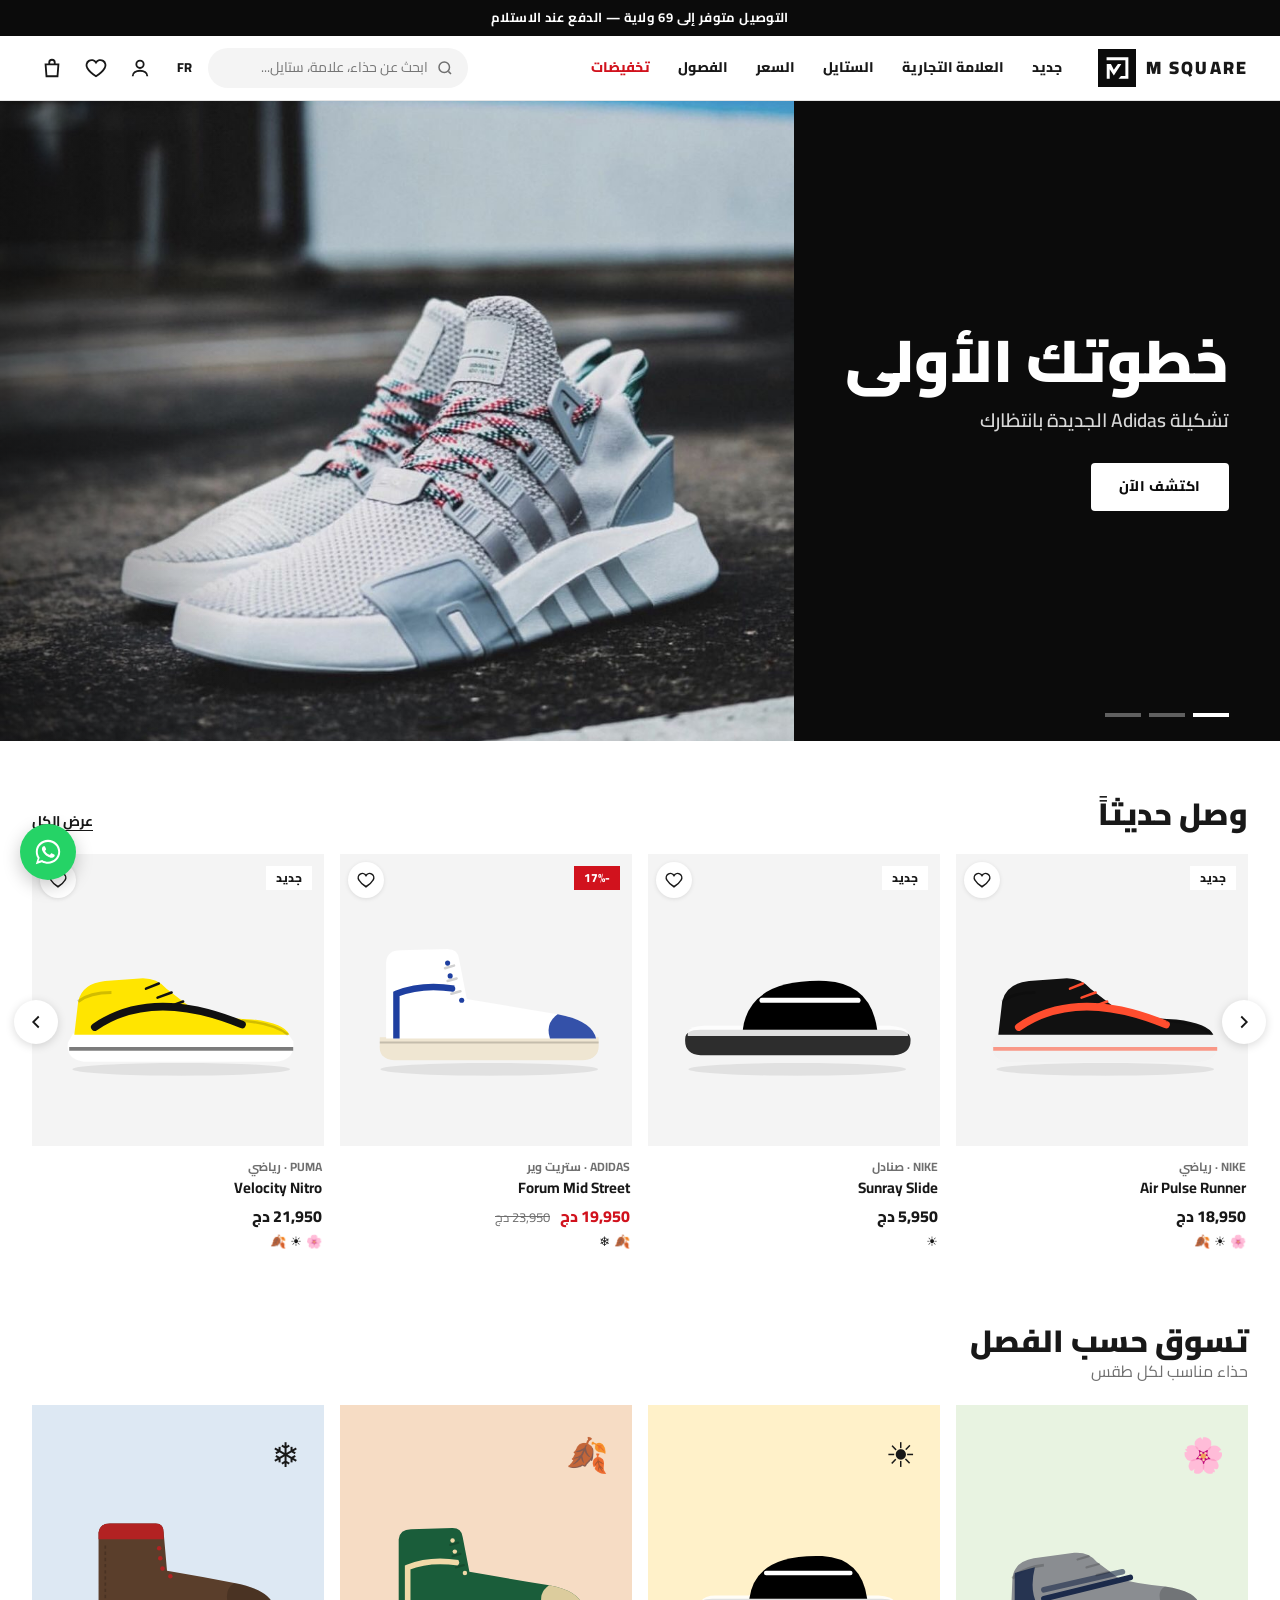
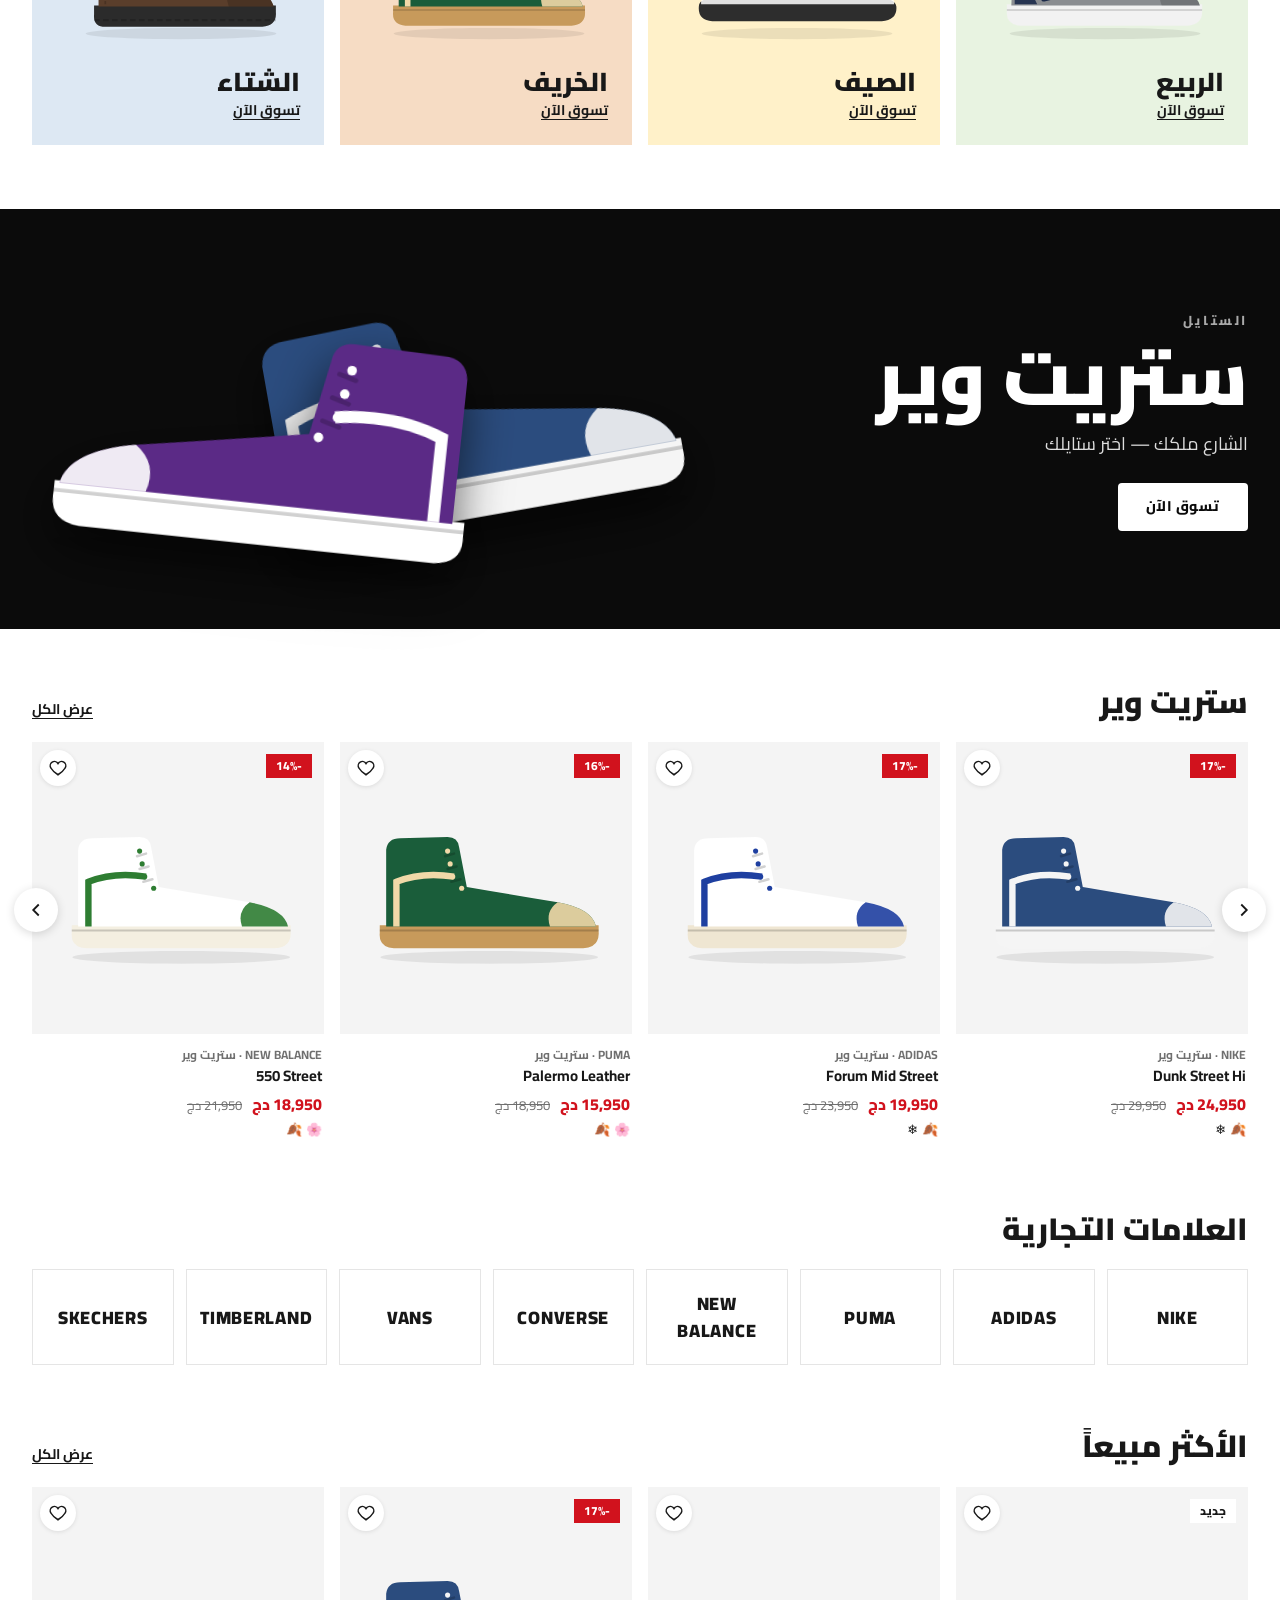
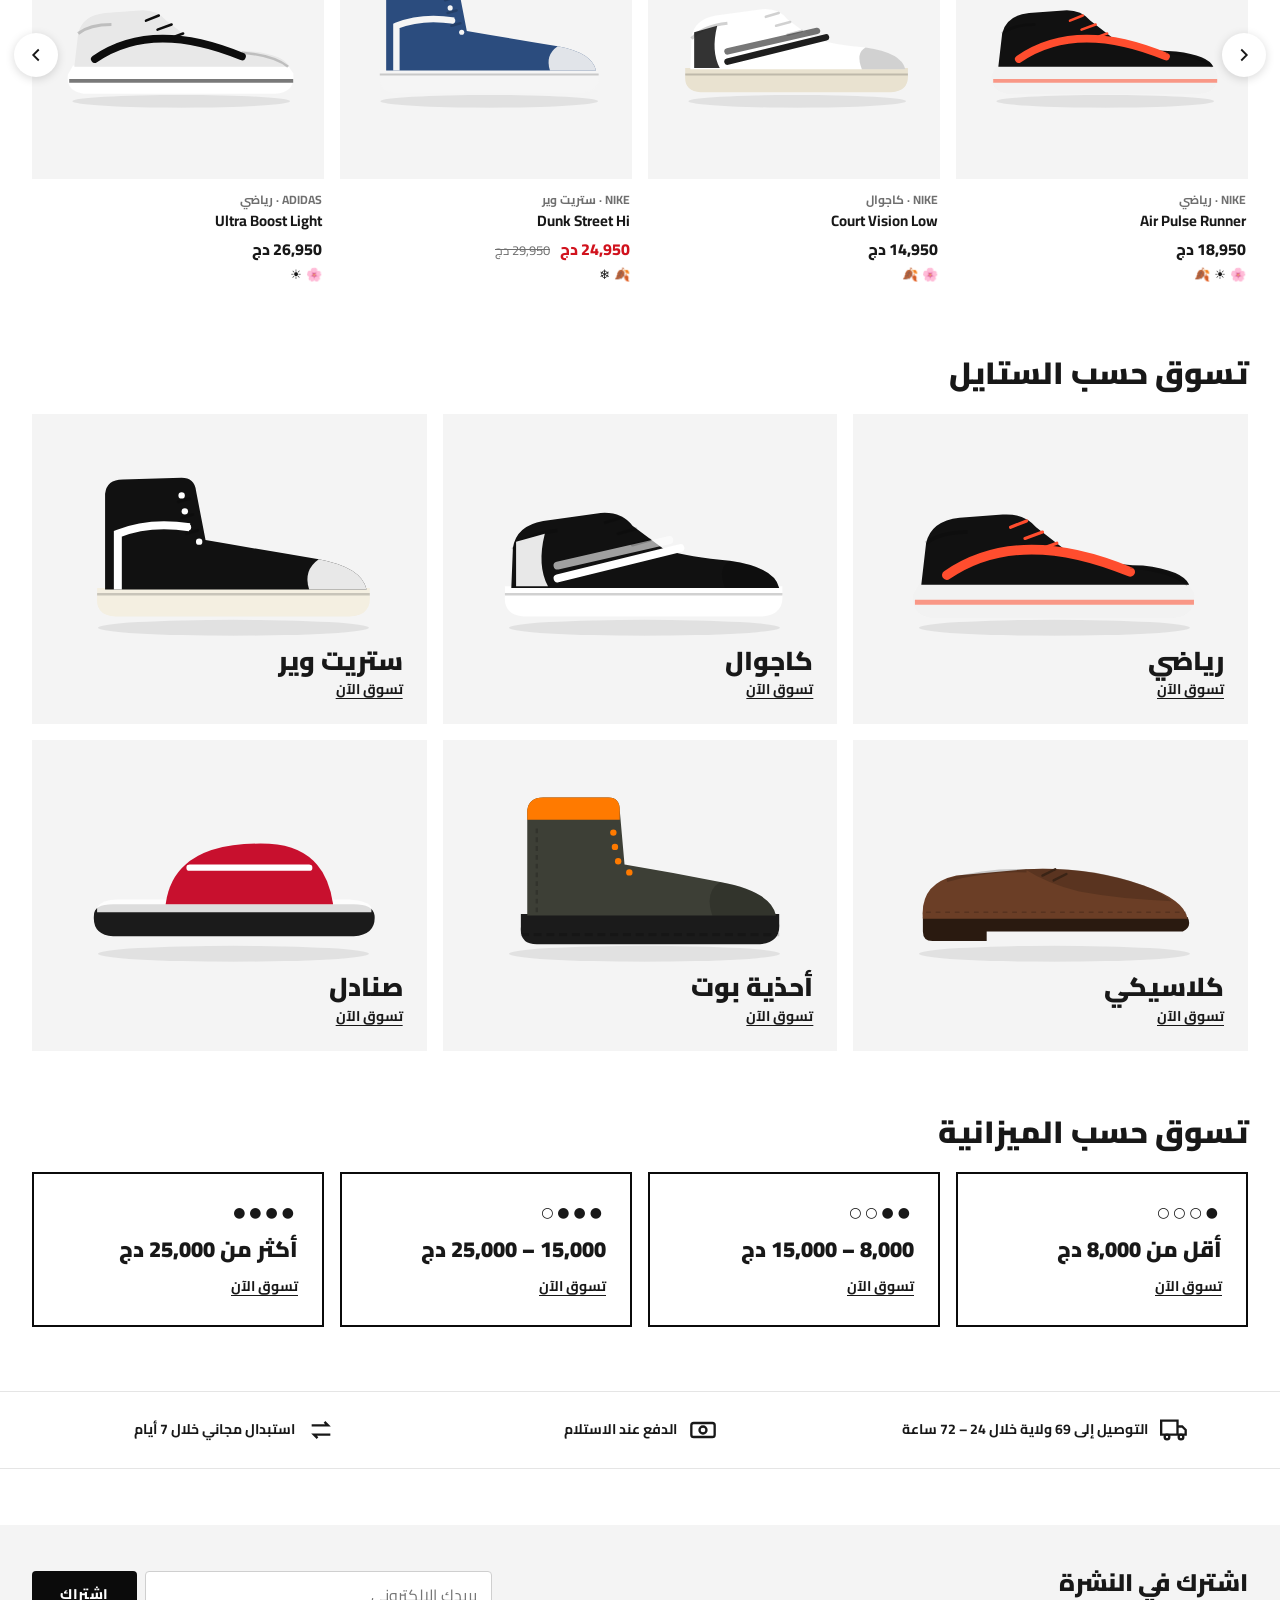
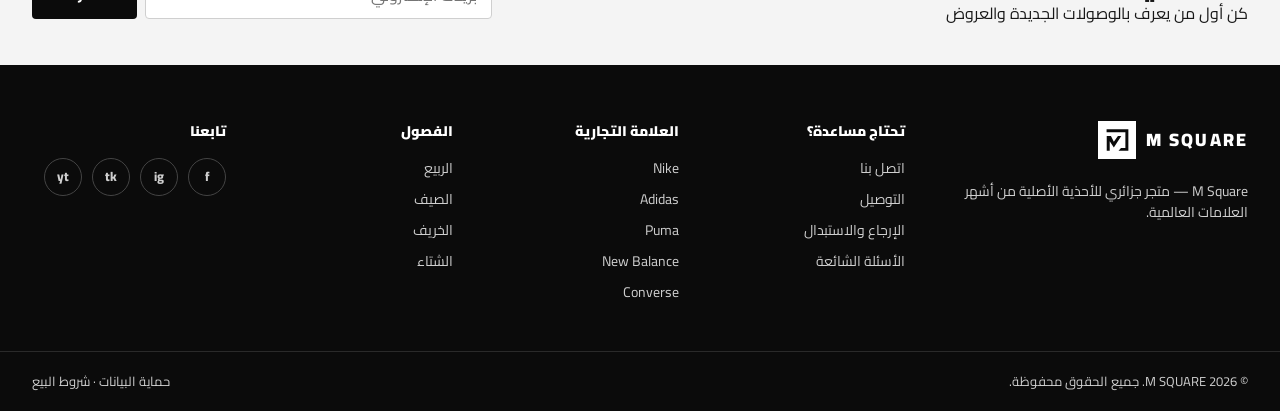
<file: index.html>
<!doctype html>
<html lang="ar" dir="rtl">
<head>
  <meta charset="utf-8">
  <meta name="viewport" content="width=device-width, initial-scale=1">
  <title>M SQUARE | متجر الأحذية</title>
  <meta name="description" content="M SQUARE — متجر جزائري للأحذية: تصفح حسب العلامة التجارية، الستايل، السعر والفصول. التوصيل إلى 69 ولاية.">
  <link rel="icon" href="assets/favicon.svg" type="image/svg+xml">
  <link rel="preconnect" href="https://fonts.googleapis.com">
  <link rel="preconnect" href="https://fonts.gstatic.com" crossorigin>
  <link href="https://fonts.googleapis.com/css2?family=Cairo:wght@400;600;700;800;900&display=swap" rel="stylesheet">
  <link rel="stylesheet" href="css/style.css">
</head>
<body>
  <div id="site-header"></div>
  <main id="home"></main>
  <div id="site-footer"></div>

  <script src="js/config.js"></script>
  <script src="js/data.js"></script>
  <script src="js/shoe.js"></script>
  <script src="js/app.js"></script>
  <script src="js/home.js"></script>
</body>
</html>
</file>
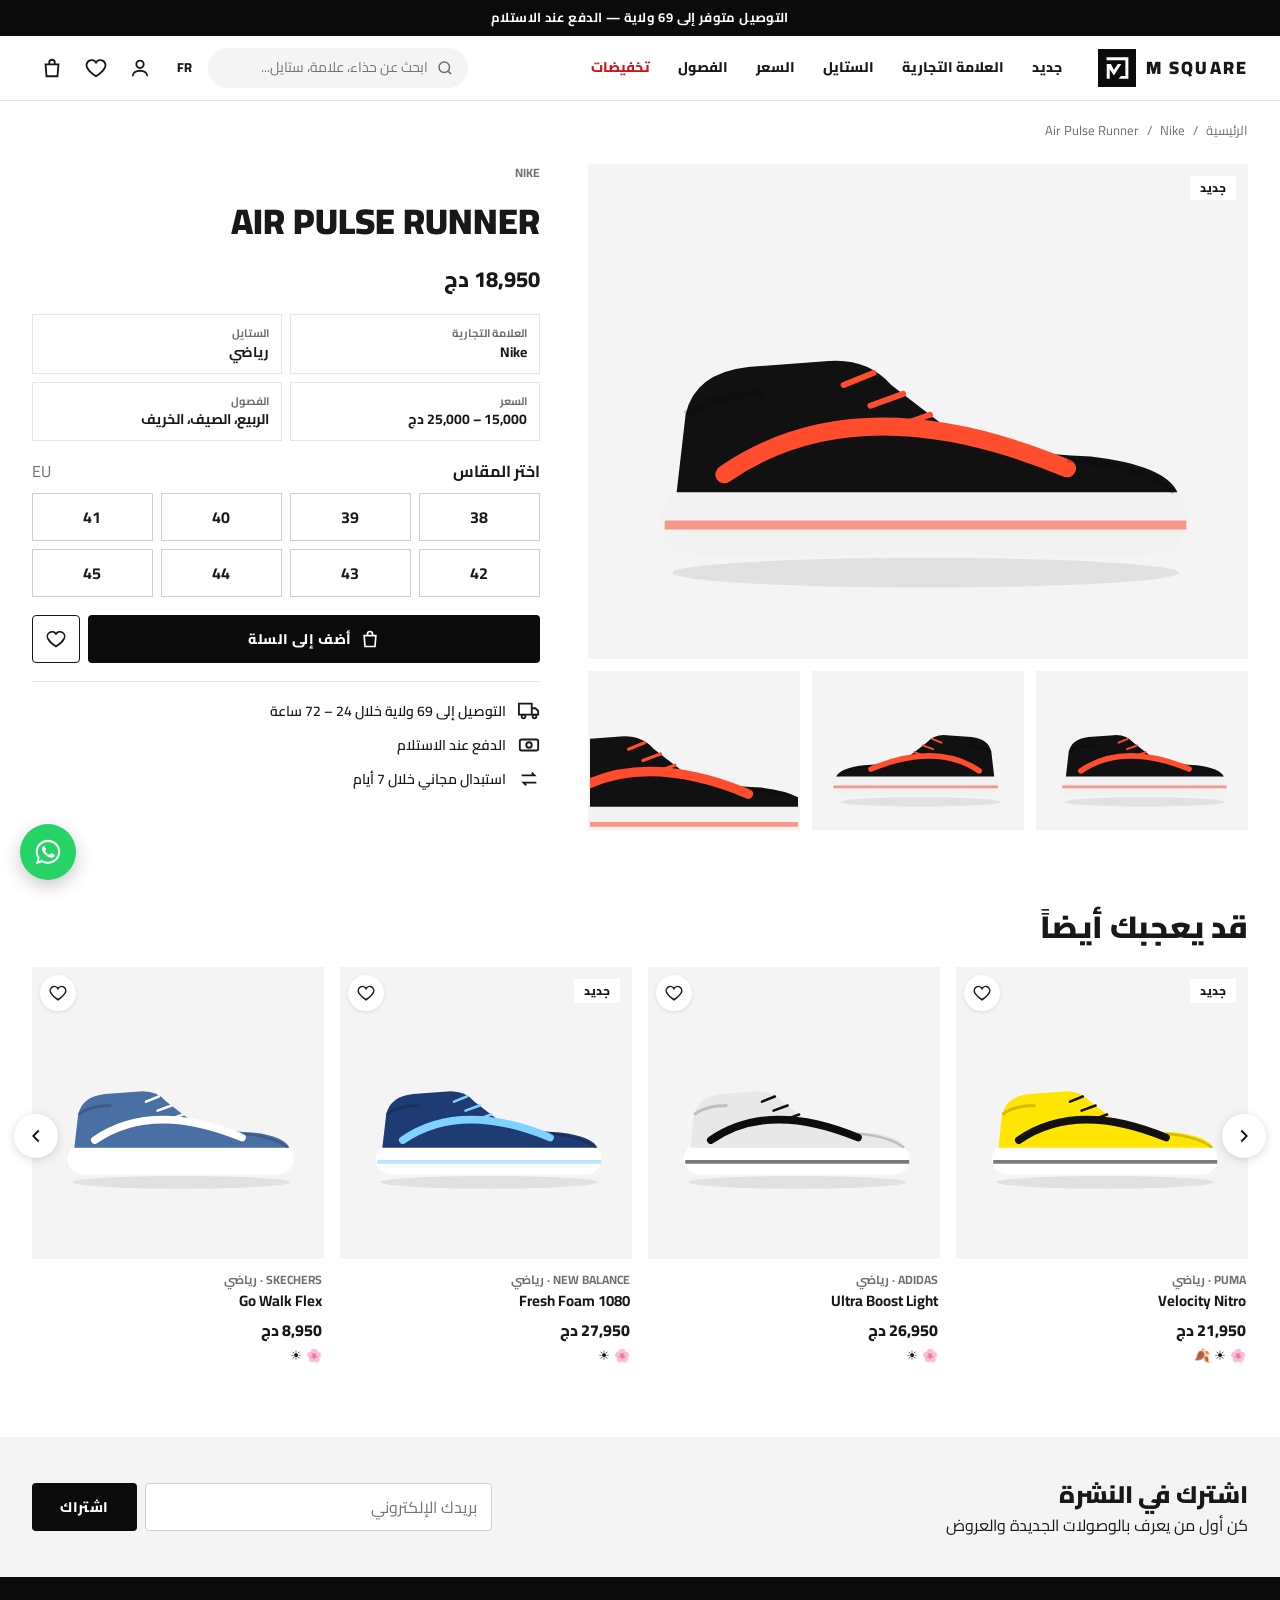
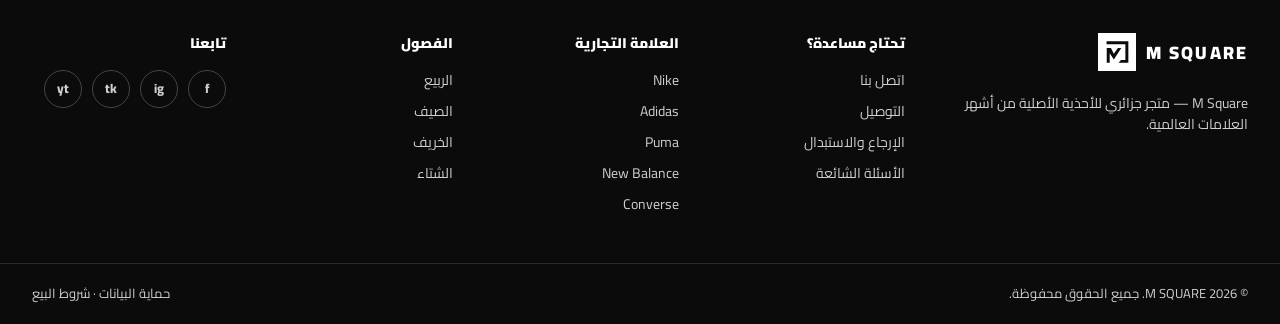
<file: product.html>
<!doctype html>
<html lang="ar" dir="rtl">
<head>
  <meta charset="utf-8">
  <meta name="viewport" content="width=device-width, initial-scale=1">
  <title>المنتج | M SQUARE</title>
  <meta name="description" content="M SQUARE — متجر جزائري للأحذية: تصفح حسب العلامة التجارية، الستايل، السعر والفصول. التوصيل إلى 69 ولاية.">
  <link rel="icon" href="assets/favicon.svg" type="image/svg+xml">
  <link rel="preconnect" href="https://fonts.googleapis.com">
  <link rel="preconnect" href="https://fonts.gstatic.com" crossorigin>
  <link href="https://fonts.googleapis.com/css2?family=Cairo:wght@400;600;700;800;900&display=swap" rel="stylesheet">
  <link rel="stylesheet" href="css/style.css">
</head>
<body>
  <div id="site-header"></div>
  <main id="product"></main>
  <div id="site-footer"></div>

  <script src="js/config.js"></script>
  <script src="js/data.js"></script>
  <script src="js/shoe.js"></script>
  <script src="js/app.js"></script>
  <script src="js/product.js"></script>
</body>
</html>
</file>
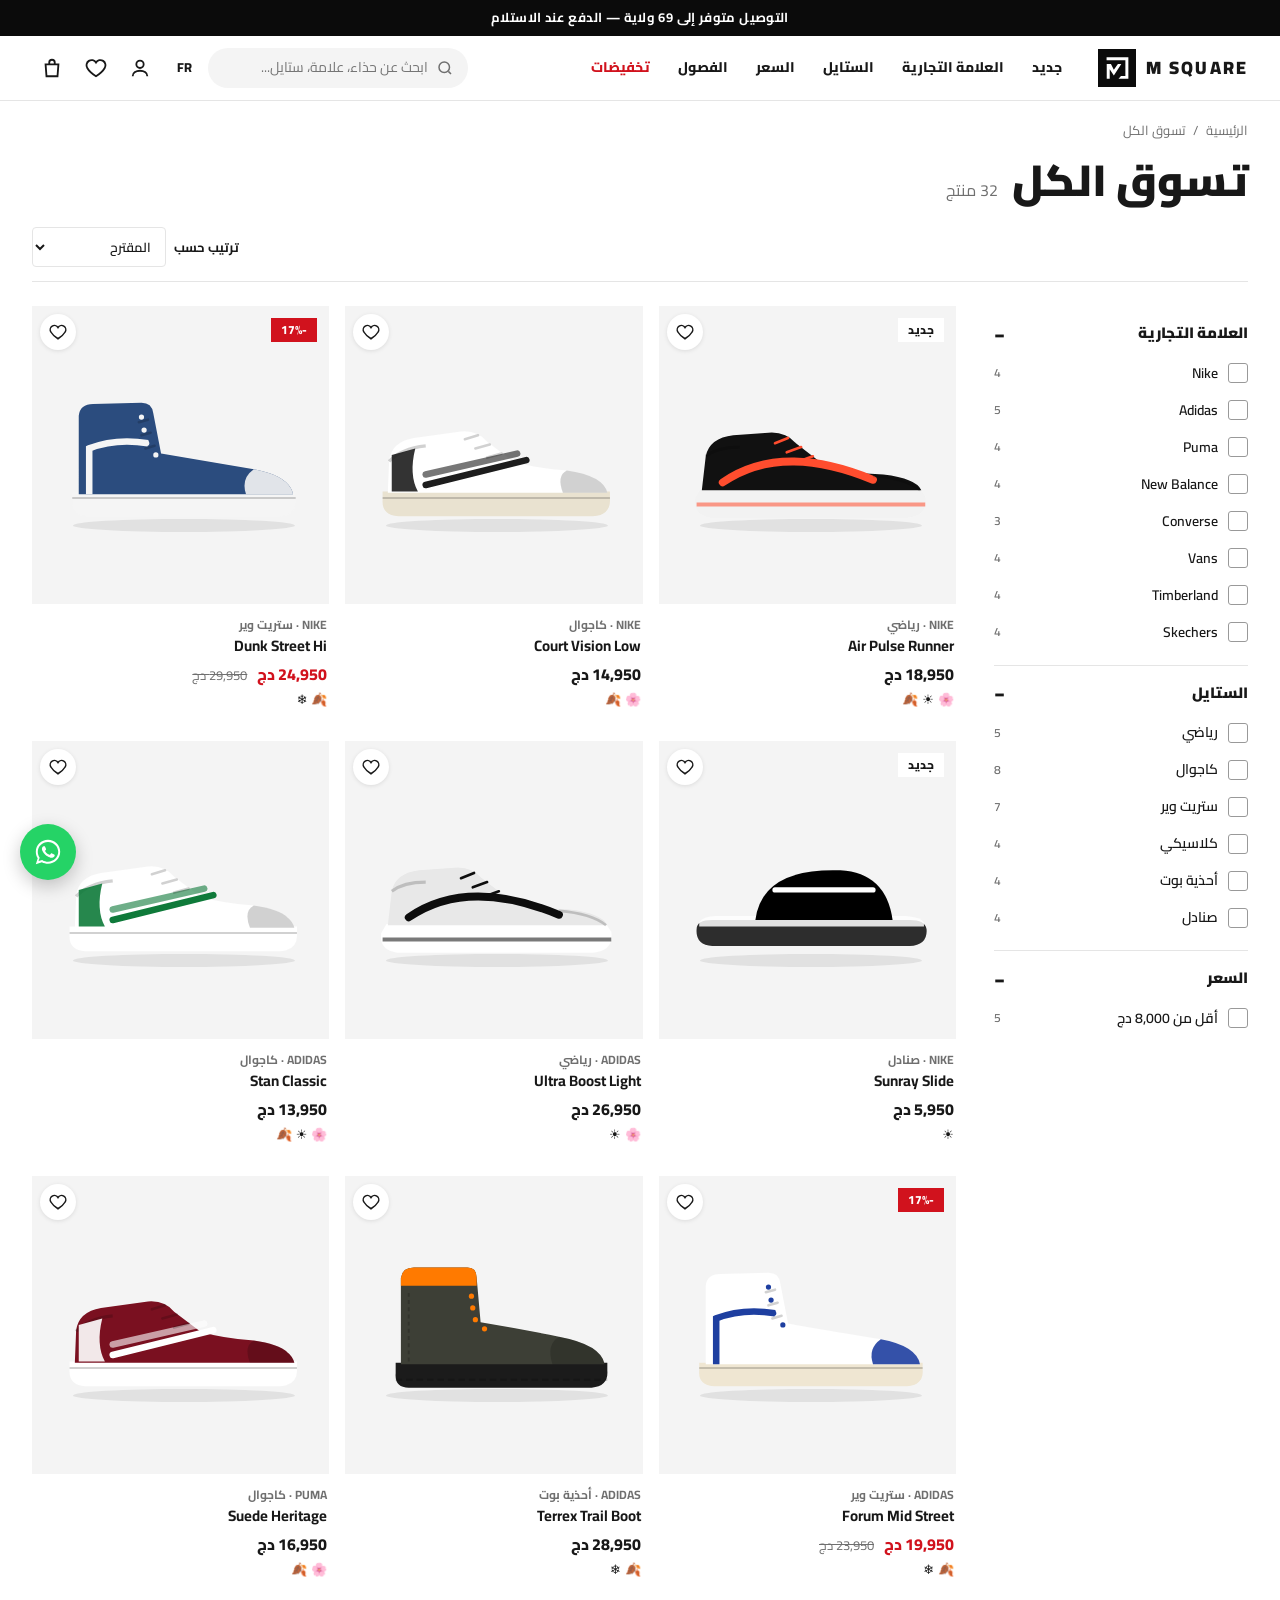
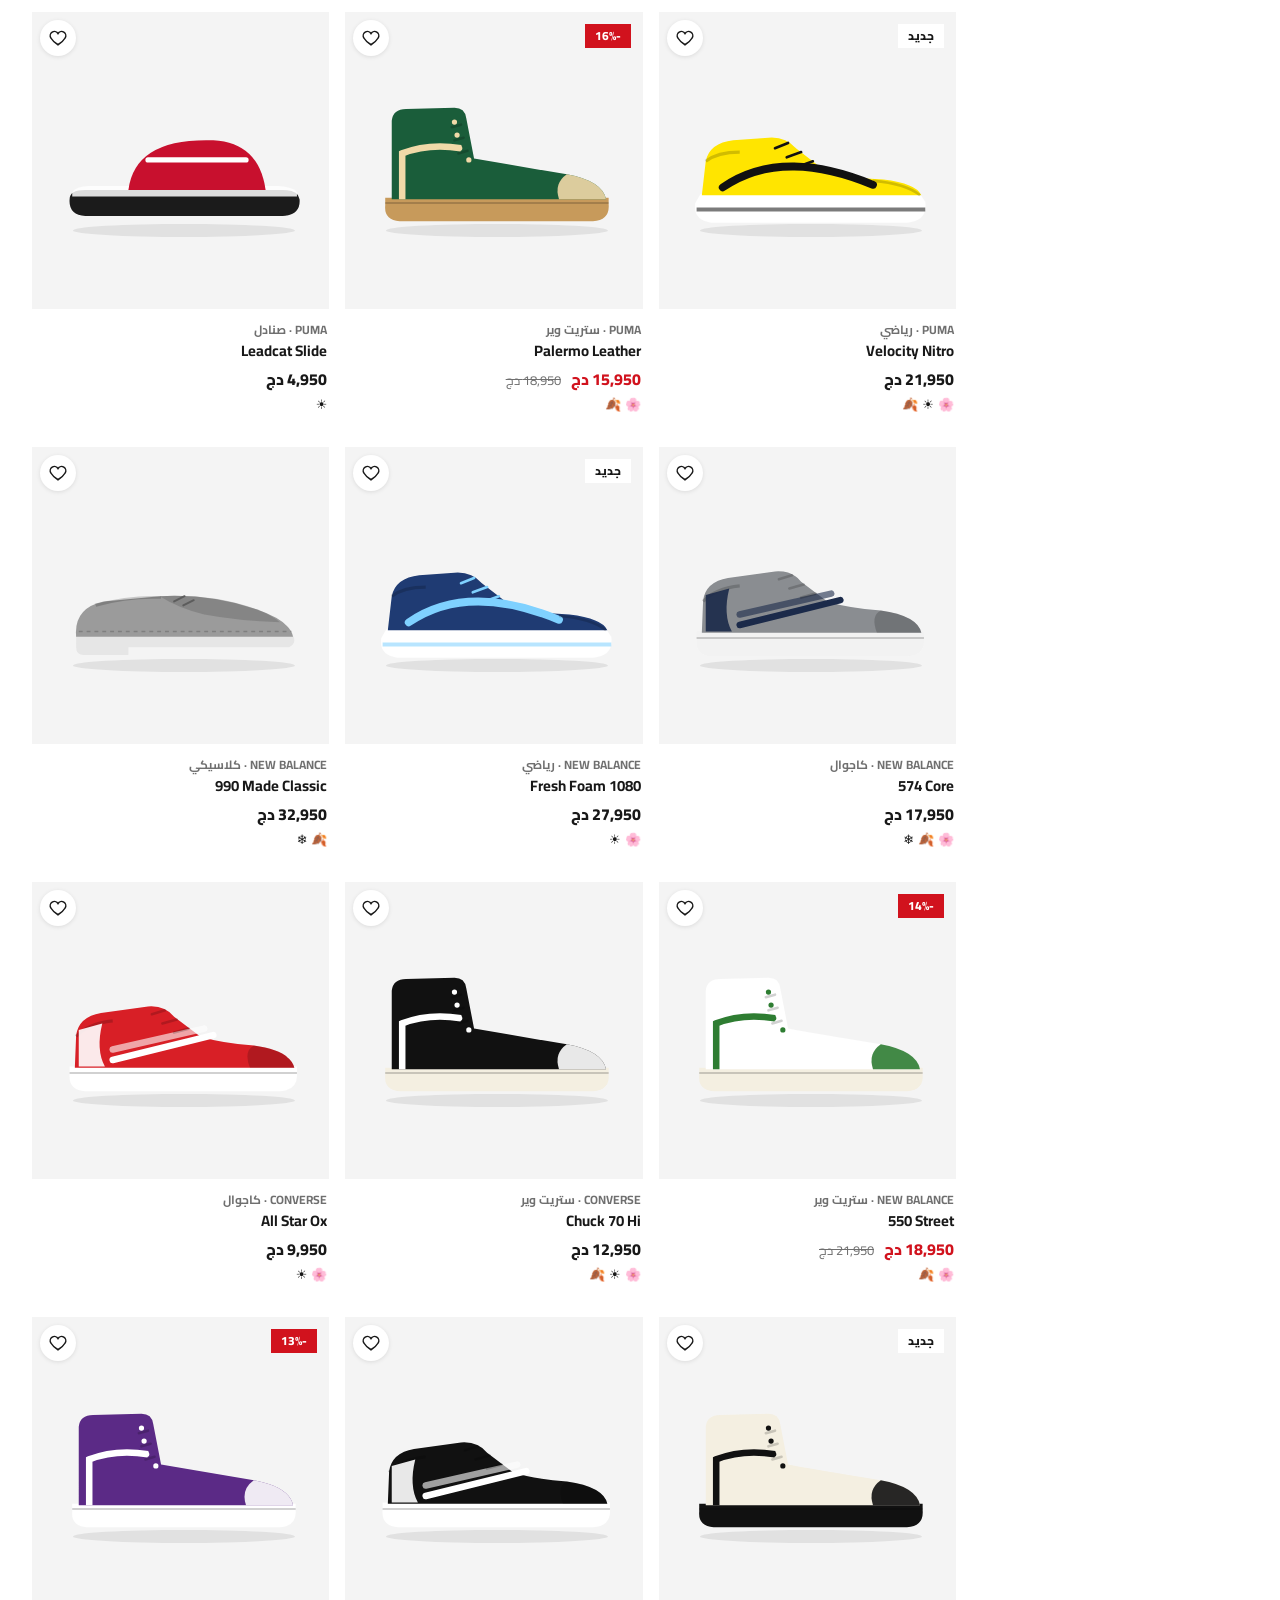
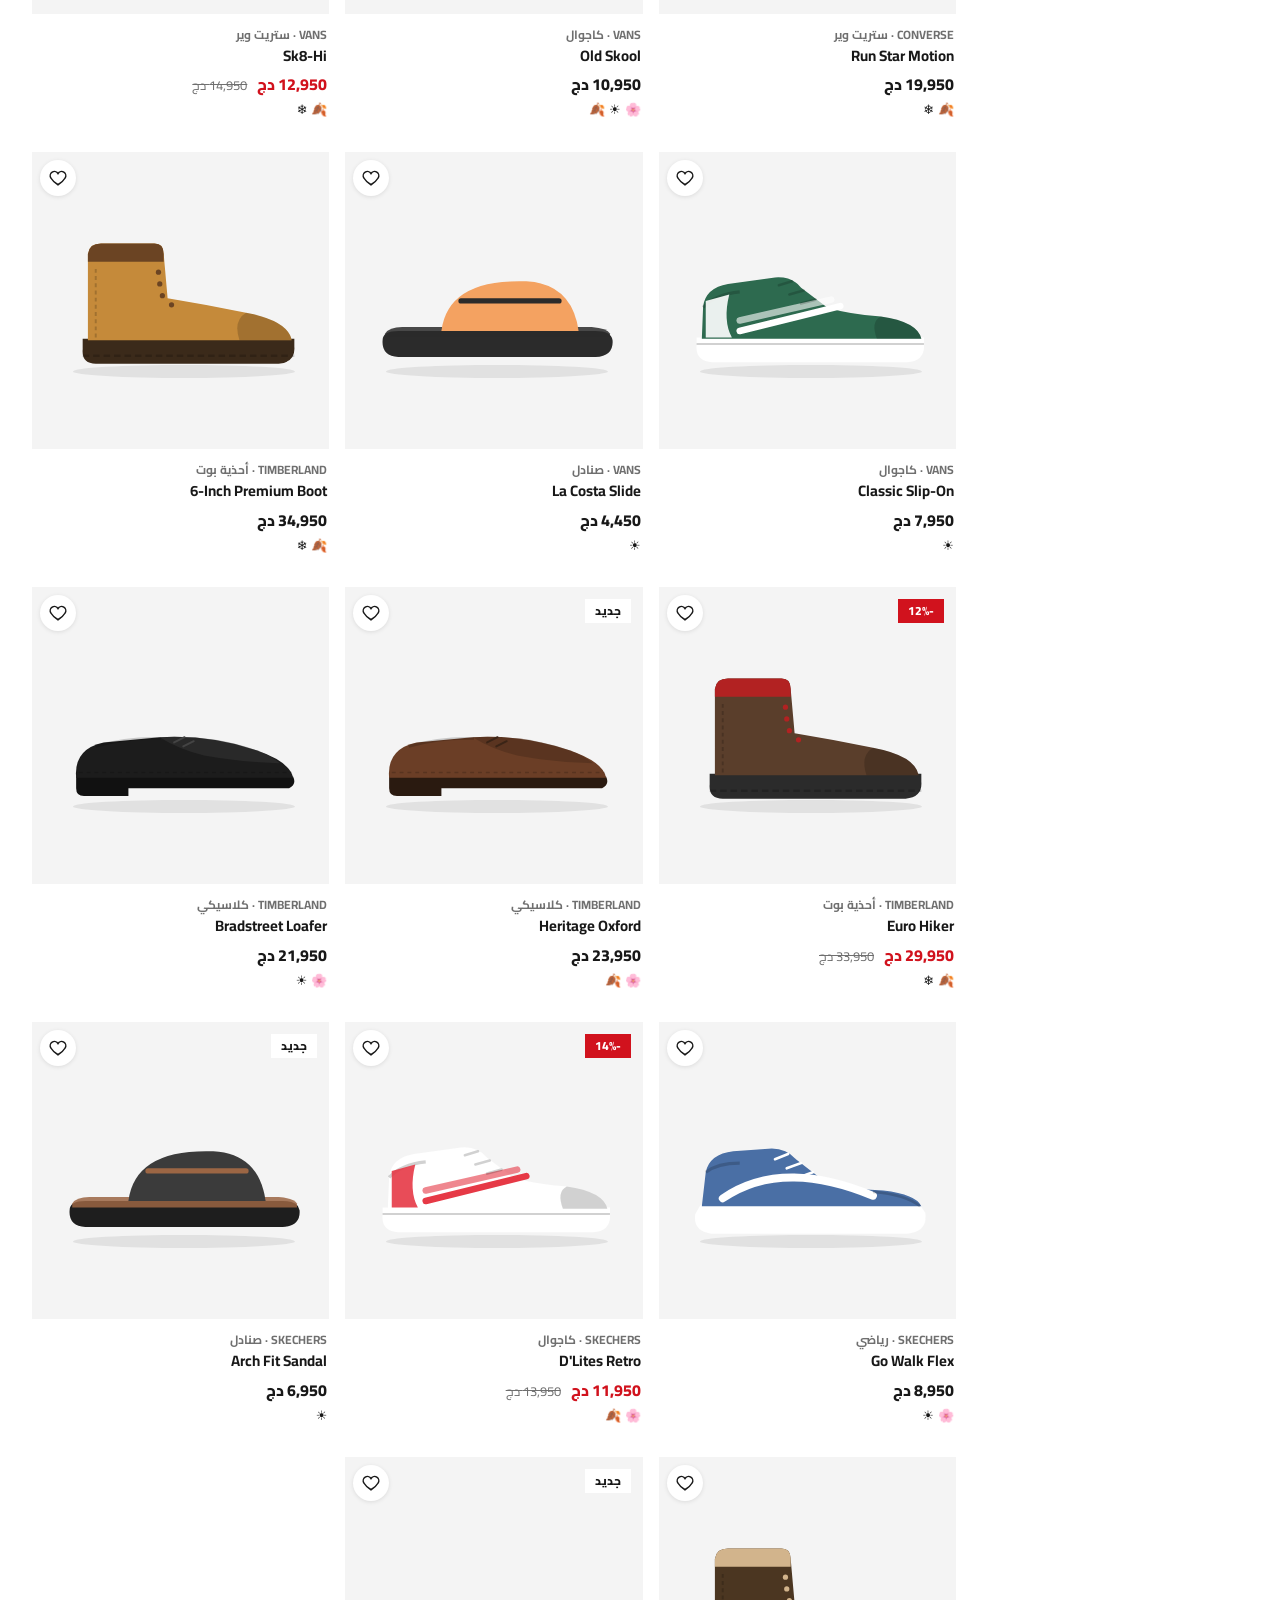
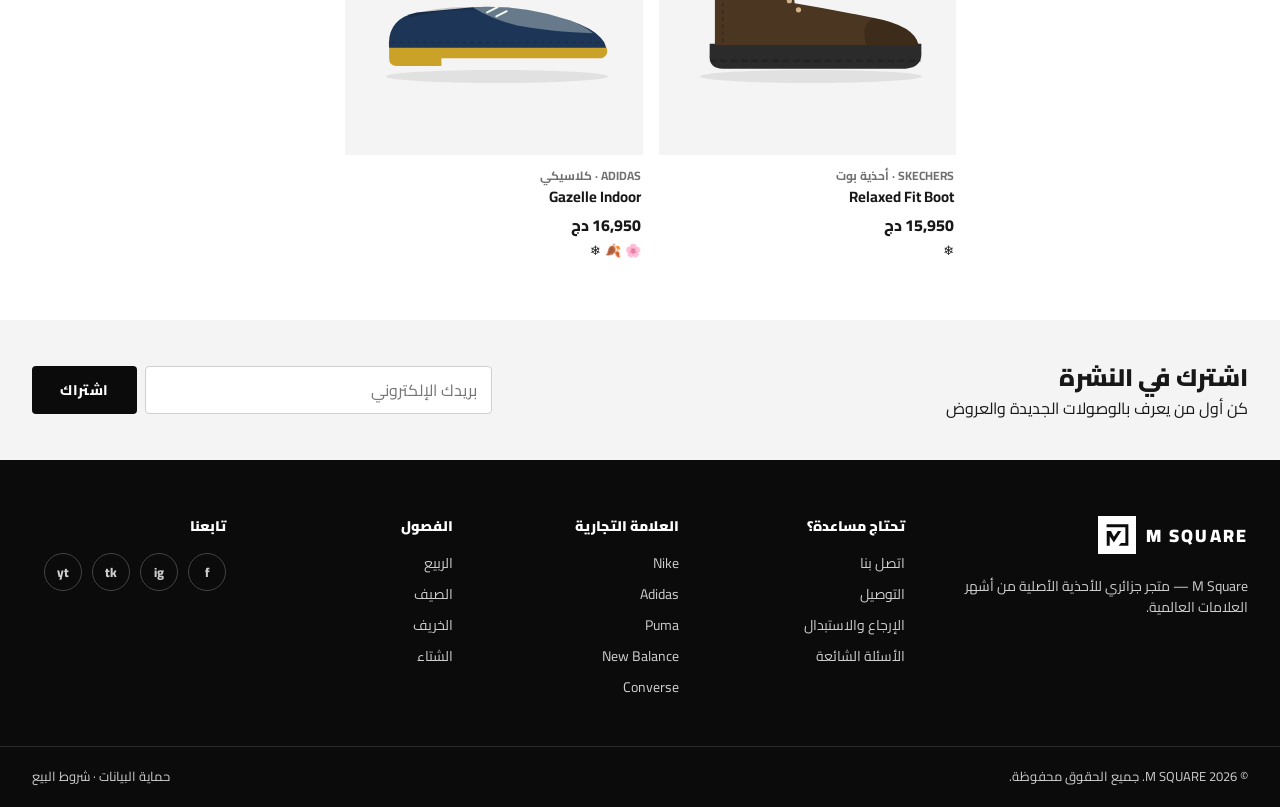
<file: shop.html>
<!doctype html>
<html lang="ar" dir="rtl">
<head>
  <meta charset="utf-8">
  <meta name="viewport" content="width=device-width, initial-scale=1">
  <title>المتجر | M SQUARE</title>
  <meta name="description" content="M SQUARE — متجر جزائري للأحذية: تصفح حسب العلامة التجارية، الستايل، السعر والفصول. التوصيل إلى 69 ولاية.">
  <link rel="icon" href="assets/favicon.svg" type="image/svg+xml">
  <link rel="preconnect" href="https://fonts.googleapis.com">
  <link rel="preconnect" href="https://fonts.gstatic.com" crossorigin>
  <link href="https://fonts.googleapis.com/css2?family=Cairo:wght@400;600;700;800;900&display=swap" rel="stylesheet">
  <link rel="stylesheet" href="css/style.css">
</head>
<body>
  <div id="site-header"></div>
  <main id="shop"></main>
  <div id="site-footer"></div>

  <script src="js/config.js"></script>
  <script src="js/data.js"></script>
  <script src="js/shoe.js"></script>
  <script src="js/app.js"></script>
  <script src="js/shop.js"></script>
</body>
</html>
</file>
<file: css/style.css>
/* ==========================================================
   M SQUARE — التصميم
   ========================================================== */
:root {
  --black: #0b0b0b;
  --ink: #181818;
  --muted: #6f6f6f;
  --line: #e5e5e5;
  --soft: #f4f4f4;
  --white: #ffffff;
  --sale: #d1121d;
  --accent: #0b0b0b;
  --radius: 4px;
  --header-h: 64px;
  --font: 'Cairo', system-ui, -apple-system, 'Segoe UI', sans-serif;
}

* { box-sizing: border-box; margin: 0; padding: 0; }
[hidden] { display: none !important; }
html { scroll-behavior: smooth; }
body { font-family: var(--font); color: var(--ink); background: var(--white); line-height: 1.5; -webkit-font-smoothing: antialiased; }
body.locked { overflow: hidden; }
a { color: inherit; text-decoration: none; }
button { font: inherit; color: inherit; background: none; border: 0; cursor: pointer; }
input, select { font: inherit; color: inherit; }
img { max-width: 100%; display: block; }
svg { display: block; }
ul { list-style: none; }

.container { width: 100%; max-width: 1440px; margin-inline: auto; padding-inline: 32px; }
.muted { color: var(--muted); }
.only-mobile { display: none !important; }

/* ---------- الأزرار ---------- */
.btn {
  display: inline-flex; align-items: center; justify-content: center; gap: 8px;
  height: 48px; padding-inline: 28px; border-radius: var(--radius);
  font-weight: 800; font-size: 14px; letter-spacing: .04em; text-transform: uppercase;
  transition: background .2s, color .2s, transform .1s;
}
.btn:active { transform: scale(.98); }
.btn svg { width: 20px; height: 20px; }
.btn-dark { background: var(--black); color: var(--white); }
.btn-dark:hover { background: #333; }
.btn-light { background: var(--white); color: var(--black); }
.btn-light:hover { background: #e9e9e9; }
.btn-outline { border: 1px solid var(--ink); background: var(--white); }
.btn-outline:hover { background: var(--soft); }
.btn-block { width: 100%; }
.btn-square { width: 48px; padding: 0; flex: none; }
.link-under { font-weight: 700; font-size: 14px; text-decoration: underline; text-underline-offset: 4px; }
.icon-btn { position: relative; width: 40px; height: 40px; display: grid; place-items: center; border-radius: 50%; }
.icon-btn:hover { background: var(--soft); }
.icon-btn svg { width: 22px; height: 22px; }
.badge {
  position: absolute; top: 2px; inset-inline-end: 0; min-width: 18px; height: 18px; padding: 0 5px;
  border-radius: 9px; background: var(--sale); color: #fff; font-size: 11px; font-weight: 700; line-height: 18px; text-align: center;
}

/* ---------- الشريط العلوي والرأس ---------- */
.promo-bar { background: var(--black); color: var(--white); text-align: center; font-size: 13px; font-weight: 700; padding: 8px 16px; letter-spacing: .03em; }
.header { position: sticky; top: 0; z-index: 50; background: var(--white); border-bottom: 1px solid var(--line); }
.header-inner { height: var(--header-h); display: flex; align-items: center; gap: 24px; max-width: 1440px; margin-inline: auto; padding-inline: 32px; }
.logo { display: inline-flex; align-items: center; gap: 10px; font-weight: 900; font-size: 18px; letter-spacing: .12em; direction: ltr; flex: none; }
.logo-mark { width: 38px; height: 38px; background: var(--black); color: var(--white); padding: 5px; }
.logo-light .logo-mark { background: var(--white); color: var(--black); }
.main-nav { flex: 1; height: 100%; }
.main-nav > ul { display: flex; height: 100%; gap: 4px; }
.nav-item { height: 100%; display: flex; align-items: center; }
.nav-link { padding: 8px 12px; font-weight: 800; font-size: 14px; text-transform: uppercase; position: relative; white-space: nowrap; }
.nav-link::after { content: ''; position: absolute; inset-inline: 12px; bottom: -14px; height: 3px; background: var(--black); transform: scaleX(0); transition: transform .2s; }
.nav-item:hover .nav-link::after { transform: scaleX(1); }
.sale-link { color: var(--sale); }

.mega {
  position: absolute; top: 100%; inset-inline: 0; background: var(--white); border-top: 1px solid var(--line);
  box-shadow: 0 20px 30px rgba(0,0,0,.08); opacity: 0; visibility: hidden; transform: translateY(-6px); transition: .2s;
}
.has-mega:hover .mega { opacity: 1; visibility: visible; transform: none; }
.mega-inner { max-width: 1440px; margin-inline: auto; padding: 32px; display: flex; justify-content: space-between; gap: 40px; }
.mega-col h4 { font-size: 13px; text-transform: uppercase; color: var(--muted); margin-bottom: 14px; }
.mega-col ul { display: grid; gap: 8px; }
.mega-col ul.cols-2 { grid-template-columns: repeat(2, minmax(160px, 1fr)); column-gap: 40px; }
.mega-col a { font-weight: 600; }
.mega-col a:hover { text-decoration: underline; }
.mega-all { display: inline-block; margin-top: 18px; font-weight: 800 !important; }
.mega-promo { width: 320px; background: var(--soft); padding: 20px; display: grid; place-items: center; gap: 8px; font-weight: 900; text-transform: uppercase; }

.header-actions { display: flex; align-items: center; gap: 4px; margin-inline-start: auto; }
.search-box { display: flex; align-items: center; gap: 8px; height: 40px; padding-inline: 14px; background: var(--soft); border-radius: 20px; width: 260px; }
.search-box svg { width: 18px; height: 18px; flex: none; color: var(--muted); }
.search-box input { border: 0; background: none; outline: none; width: 100%; font-size: 14px; }
.lang-btn { width: 40px; height: 40px; border-radius: 50%; font-weight: 800; font-size: 13px; }
.lang-btn:hover { background: var(--soft); }

/* ---------- الدروج ---------- */
.drawer-overlay { position: fixed; inset: 0; background: rgba(0,0,0,.5); z-index: 90; opacity: 0; visibility: hidden; transition: .25s; }
.drawer-overlay.open { opacity: 1; visibility: visible; }
.drawer {
  position: fixed; top: 0; bottom: 0; width: min(440px, 92vw); background: var(--white); z-index: 100;
  display: flex; flex-direction: column; transition: transform .3s ease;
}
.drawer-end { inset-inline-end: 0; transform: translateX(100%); }
.drawer-start { inset-inline-start: 0; transform: translateX(-100%); }
[dir="rtl"] .drawer-end { transform: translateX(-100%); }
[dir="rtl"] .drawer-start { transform: translateX(100%); }
.drawer.open { transform: none !important; }
.drawer-head { display: flex; align-items: center; justify-content: space-between; padding: 16px 20px; border-bottom: 1px solid var(--line); }
.drawer-head h3 { font-size: 18px; font-weight: 900; text-transform: uppercase; }
.drawer-body { flex: 1; overflow-y: auto; padding: 20px; }
.drawer-foot { padding: 20px; border-top: 1px solid var(--line); display: grid; gap: 14px; }
.drawer-foot:empty { display: none; }
.empty { display: grid; place-items: center; gap: 14px; text-align: center; padding: 48px 0; color: var(--muted); }
.empty > svg { width: 48px; height: 48px; }

.line { display: grid; grid-template-columns: 90px 1fr auto; gap: 14px; padding-bottom: 16px; margin-bottom: 16px; border-bottom: 1px solid var(--line); }
.line-img { background: var(--soft); aspect-ratio: 1; display: grid; place-items: center; padding: 6px; }
.line-info { display: grid; gap: 4px; align-content: start; font-size: 14px; }
.line-info span { color: var(--muted); font-size: 13px; }
.line-end { display: grid; justify-items: end; align-content: space-between; font-size: 14px; }
.qty { display: inline-flex; align-items: center; border: 1px solid var(--line); width: max-content; margin-top: 4px; }
.qty button { width: 30px; height: 30px; font-size: 18px; }
.qty span { min-width: 28px; text-align: center; font-weight: 700; }
.checkout-total { display: flex; justify-content: space-between; font-size: 16px; }
.checkout-total strong { font-weight: 900; }
.wish-grid { display: grid; grid-template-columns: 1fr 1fr; gap: 12px; }

.m-nav > li { border-bottom: 1px solid var(--line); }
.m-nav > li > a, .m-toggle { display: flex; width: 100%; justify-content: space-between; padding: 16px 20px; font-weight: 800; text-transform: uppercase; }
.m-group ul { display: none; padding: 0 20px 14px; }
.m-group.open ul { display: grid; gap: 10px; }
.m-group.open .m-toggle span { transform: rotate(45deg); }
.m-toggle span { transition: transform .2s; font-size: 20px; line-height: 1; }
.m-links { display: grid; gap: 12px; padding: 20px; color: var(--muted); font-weight: 600; }
.mobile-search { margin: 16px 20px; width: auto; }

/* ---------- النافذة المنبثقة ---------- */
.modal { position: fixed; inset: 0; z-index: 110; display: grid; place-items: center; padding: 16px; opacity: 0; visibility: hidden; transition: .2s; pointer-events: none; }
.modal.open { opacity: 1; visibility: visible; pointer-events: auto; }
.modal-box { position: relative; background: var(--white); width: min(480px, 100%); max-height: 90vh; overflow-y: auto; padding: 32px; }
.modal-box h3 { font-size: 22px; font-weight: 900; text-transform: uppercase; margin-bottom: 20px; }
.modal-close { position: absolute; top: 12px; inset-inline-end: 12px; }
#checkout-form { display: grid; gap: 14px; }
#checkout-form label { display: grid; gap: 6px; font-size: 13px; font-weight: 700; }
#checkout-form input, #checkout-form select { height: 46px; border: 1px solid #cfcfcf; padding-inline: 12px; border-radius: var(--radius); background: #fff; }
#checkout-form input:focus, #checkout-form select:focus { outline: 2px solid var(--black); outline-offset: -1px; }
.order-done { font-size: 18px; font-weight: 700; text-align: center; padding: 24px 0; display: grid; gap: 10px; }
.order-done .muted { font-size: 14px; font-weight: 600; }
.order-error { color: var(--sale); font-size: 14px; font-weight: 700; }
.btn:disabled { opacity: .6; cursor: wait; }

.toast {
  position: fixed; bottom: 24px; left: 50%; transform: translate(-50%, 120px); z-index: 120;
  background: var(--black); color: #fff; padding: 12px 22px; border-radius: 30px; font-weight: 700; font-size: 14px; transition: transform .3s, opacity .3s; opacity: 0; visibility: hidden;
}
.toast.show { transform: translate(-50%, 0); opacity: 1; visibility: visible; }

/* ---------- الهيرو ---------- */
.hero { position: relative; height: min(78vh, 640px); min-height: 460px; overflow: hidden; background: var(--black); }
.slide { position: absolute; inset: 0; display: grid; grid-template-columns: minmax(340px, 38%) 1fr; opacity: 0; visibility: hidden; transition: opacity .7s, visibility .7s; }
.slide.active { opacity: 1; visibility: visible; }
.slide-photo { order: 2; position: relative; overflow: hidden; }
.slide-photo img { width: 100%; height: 100%; object-fit: cover; transform: scale(1.06); transition: transform 6s ease-out; }
.slide.active .slide-photo img { transform: scale(1); }
.slide-photo::after { content: ''; position: absolute; inset: 0; background: linear-gradient(to left, transparent 70%, rgba(11,11,11,.55)); }
[dir="ltr"] .slide-photo::after { background: linear-gradient(to right, transparent 70%, rgba(11,11,11,.55)); }
.slide-text { order: 1; display: flex; flex-direction: column; justify-content: center; align-items: flex-start; padding: 48px clamp(24px, 4vw, 64px); color: var(--white); background: var(--black); }
.slide-title { font-size: clamp(36px, 4.6vw, 72px); line-height: 1.05; font-weight: 900; text-transform: uppercase; margin-bottom: 14px; }
.slide-text p { font-size: clamp(16px, 1.5vw, 20px); font-weight: 600; color: #d8d8d8; margin-bottom: 28px; max-width: 420px; }
.slide.active .slide-text > * { animation: slideUp .7s both; }
.slide.active .slide-text > :nth-child(2) { animation-delay: .1s; }
.slide.active .slide-text > :nth-child(3) { animation-delay: .2s; }
@keyframes slideUp { from { opacity: 0; transform: translateY(16px); } to { opacity: 1; transform: none; } }
.hero-dots { position: absolute; bottom: 24px; inset-inline-start: clamp(24px, 4vw, 64px); display: flex; gap: 8px; z-index: 2; }
.hero-dots button { width: 36px; height: 4px; background: rgba(255,255,255,.35); }
.hero-dots button.active { background: var(--white); }

/* ---------- الأقسام ---------- */
.section { padding: 56px 0 8px; }
.section-head { display: flex; align-items: flex-end; justify-content: space-between; gap: 16px; margin-bottom: 22px; }
.section-head h2 { font-size: clamp(22px, 2.4vw, 32px); font-weight: 900; text-transform: uppercase; line-height: 1.15; }

/* الكاروسيل */
.carousel { position: relative; }
.car-track { display: grid; grid-auto-flow: column; grid-auto-columns: calc((100% - 3 * 16px) / 4); gap: 16px; overflow-x: auto; scroll-snap-type: x mandatory; scrollbar-width: none; padding-bottom: 4px; }
.car-track::-webkit-scrollbar { display: none; }
.car-track > * { scroll-snap-align: start; }
.car-btn {
  position: absolute; top: 36%; z-index: 2; width: 44px; height: 44px; border-radius: 50%;
  background: var(--white); box-shadow: 0 2px 10px rgba(0,0,0,.15); display: grid; place-items: center;
}
.car-btn svg { width: 22px; height: 22px; }
.car-prev { inset-inline-start: -18px; }
.car-next { inset-inline-end: -18px; }
[dir="ltr"] .car-next svg, [dir="rtl"] .car-prev svg { transform: scaleX(-1); }

/* بطاقة المنتج */
.card { position: relative; display: flex; flex-direction: column; }
.card-media { position: relative; display: grid; place-items: center; aspect-ratio: 1; background: var(--soft); padding: 18px; overflow: hidden; }
.card-media .shoe-svg, .card-media img { width: 100%; transition: transform .35s ease; }
.card-media img { height: 100%; object-fit: cover; }
.card:hover .card-media .shoe-svg, .card:hover .card-media img { transform: scale(1.06) rotate(-3deg); }
.tag { position: absolute; top: 12px; inset-inline-start: 12px; background: var(--white); font-size: 12px; font-weight: 800; padding: 3px 10px; text-transform: uppercase; }
.tag-sale { background: var(--sale); color: #fff; }
.card-wish { position: absolute; top: 8px; inset-inline-end: 8px; width: 36px; height: 36px; border-radius: 50%; background: var(--white); display: grid; place-items: center; box-shadow: 0 1px 4px rgba(0,0,0,.1); }
.card-wish svg { width: 18px; height: 18px; }
.card-wish.active svg, .card-wish-lg.active svg { fill: var(--sale); stroke: var(--sale); }
.card-body { padding: 12px 2px 4px; display: grid; gap: 2px; }
.card-brand { font-size: 12px; color: var(--muted); font-weight: 700; text-transform: uppercase; }
.card-title { font-weight: 700; font-size: 15px; line-height: 1.35; }
.card-title:hover { text-decoration: underline; }
.card-price { display: flex; align-items: baseline; gap: 10px; flex-wrap: wrap; margin-top: 4px; direction: inherit; }
.card-price strong { font-weight: 800; }
.card-price .is-sale { color: var(--sale); }
.card-price s { color: var(--muted); font-size: 13px; }
.card-seasons { display: flex; gap: 4px; font-size: 13px; margin-top: 2px; }

/* المربعات */
.tiles { display: grid; gap: 16px; }
.tiles-4 { grid-template-columns: repeat(4, 1fr); }
.tiles-3 { grid-template-columns: repeat(3, 1fr); }
.tile { position: relative; display: flex; flex-direction: column; justify-content: space-between; min-height: 340px; padding: 24px; overflow: hidden; background: var(--soft); }
.tile-icon { font-size: 34px; }
.tile-visual { flex: 1; display: grid; place-items: center; }
.tile-visual .shoe-svg { width: 92%; transition: transform .4s; }
.tile:hover .tile-visual .shoe-svg { transform: scale(1.08) rotate(-4deg); }
.tile-text h3 { font-size: 26px; font-weight: 900; text-transform: uppercase; line-height: 1.2; }
.tile-style { min-height: 300px; }

/* البانر */
.banner { margin-top: 56px; background: var(--black); color: var(--white); }
.banner-inner { display: grid; grid-template-columns: 1fr 1.3fr; align-items: center; gap: 32px; min-height: 420px; padding-block: 40px; }
.eyebrow { font-size: 13px; font-weight: 800; letter-spacing: .2em; text-transform: uppercase; color: #aaa; }
.banner-text h2 { font-size: clamp(40px, 6vw, 88px); font-weight: 900; text-transform: uppercase; line-height: 1; margin: 8px 0 14px; }
.banner-text p { font-size: 18px; margin-bottom: 26px; color: #ddd; }
.banner-visual { position: relative; height: 340px; }
.banner-visual .shoe-svg { position: absolute; width: 72%; filter: drop-shadow(0 20px 25px rgba(0,0,0,.6)); }
.banner-visual .shoe-svg:first-child { top: 0; inset-inline-start: 0; transform: rotate(-10deg); }
.banner-visual .shoe-svg:last-child { bottom: 0; inset-inline-end: 0; transform: rotate(6deg) scaleX(-1); }

/* العلامات */
.chips-row { display: grid; grid-template-columns: repeat(8, 1fr); gap: 12px; }
.brand-chip {
  display: grid; place-items: center; height: 96px; border: 1px solid var(--line); font-weight: 900; font-size: 18px;
  text-transform: uppercase; letter-spacing: .04em; transition: .2s; text-align: center; padding: 8px;
}
.brand-chip:hover { background: var(--black); color: var(--white); border-color: var(--black); }

/* الأسعار */
.price-tiles { display: grid; grid-template-columns: repeat(4, 1fr); gap: 16px; }
.price-tile { display: grid; gap: 10px; padding: 28px 24px; border: 2px solid var(--black); transition: .2s; }
.price-tile strong { font-size: 22px; font-weight: 900; }
.price-level { letter-spacing: 4px; font-size: 14px; }
.price-tile:hover { background: var(--black); color: var(--white); }

/* المزايا */
.perks { margin-top: 56px; border-top: 1px solid var(--line); border-bottom: 1px solid var(--line); }
.perks-inner { display: grid; grid-template-columns: repeat(3, 1fr); }
.perks-inner > div { display: flex; align-items: center; justify-content: center; gap: 12px; padding: 24px 12px; font-weight: 700; font-size: 14px; text-align: start; }
.perks-inner svg { width: 28px; height: 28px; flex: none; }

/* ---------- النشرة والتذييل ---------- */
.newsletter { background: var(--soft); padding: 40px 0; margin-top: 56px; }
.newsletter-inner { display: flex; align-items: center; justify-content: space-between; gap: 24px; flex-wrap: wrap; }
.newsletter h3 { font-size: 24px; font-weight: 900; text-transform: uppercase; }
.newsletter form { display: flex; gap: 8px; flex: 0 1 460px; }
.newsletter input { flex: 1; height: 48px; border: 1px solid #cfcfcf; padding-inline: 14px; border-radius: var(--radius); }
.newsletter .btn-light { background: var(--black); color: var(--white); }
.footer { background: var(--black); color: #cfcfcf; padding-top: 56px; }
.footer-grid { display: grid; grid-template-columns: 1.6fr repeat(4, 1fr); gap: 32px; }
.footer h4 { color: var(--white); font-size: 14px; font-weight: 900; text-transform: uppercase; margin-bottom: 16px; }
.footer ul { display: grid; gap: 10px; font-size: 14px; }
.footer a:hover { color: var(--white); text-decoration: underline; }
.footer .logo { color: var(--white); }
.footer-about { margin-top: 16px; font-size: 14px; max-width: 320px; }
.socials { display: flex; gap: 10px; }
.socials a { width: 38px; height: 38px; border-radius: 50%; border: 1px solid #444; display: grid; place-items: center; font-weight: 800; font-size: 13px; text-decoration: none !important; }
.socials a:hover { background: var(--white); color: var(--black); }
.footer-bottom { display: flex; justify-content: space-between; gap: 16px; flex-wrap: wrap; border-top: 1px solid #2a2a2a; margin-top: 48px; padding-block: 20px; font-size: 13px; }

/* ---------- صفحة المتجر ---------- */
.crumbs { display: flex; gap: 8px; flex-wrap: wrap; font-size: 13px; color: var(--muted); padding: 20px 0 8px; }
.crumbs a:hover { color: var(--ink); text-decoration: underline; }
.shop-top { display: flex; align-items: baseline; gap: 14px; flex-wrap: wrap; }
.shop-top h1 { font-size: clamp(28px, 3.4vw, 44px); font-weight: 900; text-transform: uppercase; }
.shop-toolbar { position: sticky; top: var(--header-h); z-index: 20; background: var(--white); display: flex; align-items: center; gap: 12px; padding: 14px 0; border-bottom: 1px solid var(--line); margin-bottom: 24px; }
.active-chips { display: flex; flex-wrap: wrap; gap: 8px; align-items: center; flex: 1; }
.chip { display: inline-flex; align-items: center; gap: 6px; height: 32px; padding-inline: 12px; border-radius: 16px; background: var(--soft); font-size: 13px; font-weight: 700; }
.chip svg { width: 14px; height: 14px; }
.chip:hover { background: #e6e6e6; }
.sort { display: flex; align-items: center; gap: 8px; font-size: 13px; font-weight: 700; margin-inline-start: auto; white-space: nowrap; }
.sort select { height: 40px; border: 1px solid var(--line); padding-inline: 10px; background: #fff; border-radius: var(--radius); font-weight: 600; }
.shop-layout { display: grid; grid-template-columns: 260px 1fr; gap: 32px; align-items: start; }
.filters { position: sticky; top: calc(var(--header-h) + 80px); max-height: calc(100vh - var(--header-h) - 100px); overflow-y: auto; padding-inline-end: 6px; }
.f-group { border-bottom: 1px solid var(--line); padding: 16px 0; }
.f-group summary { list-style: none; cursor: pointer; display: flex; align-items: center; gap: 8px; font-weight: 900; text-transform: uppercase; font-size: 15px; }
.f-group summary::-webkit-details-marker { display: none; }
.f-group summary::after { content: '+'; margin-inline-start: auto; font-size: 20px; line-height: 1; }
.f-group[open] summary::after { content: '−'; }
.f-count { background: var(--black); color: #fff; border-radius: 10px; font-size: 11px; min-width: 20px; height: 20px; display: grid; place-items: center; }
.f-options { display: grid; gap: 4px; margin-top: 12px; }
.f-opt { display: flex; align-items: center; gap: 10px; padding: 6px 0; cursor: pointer; font-size: 14px; font-weight: 600; }
.f-opt input { position: absolute; opacity: 0; pointer-events: none; }
.f-box { width: 20px; height: 20px; border: 1.5px solid #999; border-radius: 3px; display: grid; place-items: center; flex: none; transition: .15s; }
.f-opt input:checked + .f-box { background: var(--black); border-color: var(--black); }
.f-opt input:checked + .f-box::after { content: ''; width: 5px; height: 10px; border: solid #fff; border-width: 0 2px 2px 0; transform: rotate(45deg) translate(-1px, -1px); }
.f-opt input:focus-visible + .f-box { outline: 2px solid var(--black); outline-offset: 2px; }
.f-opt:hover .f-label { text-decoration: underline; }
.f-n { margin-inline-start: auto; color: var(--muted); font-size: 12px; }
.f-opt.disabled { opacity: .4; }
.f-seasons { grid-template-columns: 1fr 1fr; gap: 8px; }
.f-seasons .f-opt { border: 1px solid var(--line); padding: 10px; border-radius: var(--radius); }
.f-seasons .f-box { display: none; }
.f-seasons .f-opt:has(input:checked) { border-color: var(--black); background: var(--black); color: #fff; }
.f-seasons .f-opt:has(input:checked) .f-n { color: #bbb; }
.grid { display: grid; grid-template-columns: repeat(3, 1fr); gap: 28px 16px; }
.grid-empty { grid-column: 1 / -1; }

/* ---------- صفحة المنتج ---------- */
.pdp { display: grid; grid-template-columns: 1.3fr 1fr; gap: 48px; padding: 16px 0 24px; align-items: start; }
.pdp-main { position: relative; background: var(--soft); aspect-ratio: 4 / 3; display: grid; place-items: center; padding: 32px; overflow: hidden; }
.pdp-main .shoe-svg, .pdp-main img { width: 100%; transition: transform .4s; }
.pdp-main.zoomed .shoe-svg { transform: scale(1.7) translate(-8%, 6%); }
.pdp-thumbs { display: grid; grid-template-columns: repeat(3, 1fr); gap: 12px; margin-top: 12px; }
.pdp-thumbs > div { background: var(--soft); aspect-ratio: 4 / 3; display: grid; place-items: center; padding: 10px; cursor: pointer; border: 2px solid transparent; overflow: hidden; }
.pdp-thumbs > div:hover { border-color: var(--black); }
.thumb-zoom .shoe-svg { transform: scale(1.7) translate(-8%, 6%); }
.pdp-info { position: sticky; top: calc(var(--header-h) + 20px); display: grid; gap: 18px; }
.pdp-info h1 { font-size: clamp(26px, 2.8vw, 38px); font-weight: 900; line-height: 1.15; text-transform: uppercase; }
.pdp-price { font-size: 22px; }
.save { background: var(--sale); color: #fff; font-size: 12px; font-weight: 800; padding: 2px 8px; }
.pdp-tags { display: grid; grid-template-columns: 1fr 1fr; gap: 8px; }
.pdp-tags a { display: grid; padding: 10px 12px; border: 1px solid var(--line); font-weight: 700; font-size: 14px; transition: .15s; }
.pdp-tags a:hover { border-color: var(--black); }
.pdp-tags small { color: var(--muted); font-size: 11px; text-transform: uppercase; font-weight: 700; }
.pdp-label { display: flex; justify-content: space-between; margin-bottom: 10px; }
.sizes { display: grid; grid-template-columns: repeat(4, 1fr); gap: 8px; }
.sizes button { height: 48px; border: 1px solid #cfcfcf; font-weight: 700; transition: .15s; }
.sizes button:hover { border-color: var(--black); }
.sizes button.active { background: var(--black); color: #fff; border-color: var(--black); }
.size-error { color: var(--sale); font-size: 13px; font-weight: 700; margin-top: 8px; }
.pdp-actions { display: flex; gap: 8px; }
.pdp-perks { display: grid; gap: 12px; border-top: 1px solid var(--line); padding-top: 18px; font-size: 14px; font-weight: 600; }
.pdp-perks li { display: flex; align-items: center; gap: 12px; }
.pdp-perks svg { width: 22px; height: 22px; flex: none; }

/* ---------- الشاشات ---------- */
@media (max-width: 1200px) {
  .search-box { width: 190px; }
  .chips-row { grid-template-columns: repeat(4, 1fr); }
  .footer-grid { grid-template-columns: 1fr 1fr 1fr; }
}
@media (max-width: 1024px) {
  .container, .header-inner { padding-inline: 16px; }
  .only-mobile { display: inline-flex !important; }
  .hide-mobile, .main-nav, .header-actions > .search-box { display: none !important; }
  .header-inner { gap: 8px; }
  .logo span { display: none; }
  .header .logo { position: absolute; left: 50%; transform: translateX(-50%); }
  .car-track { grid-auto-columns: calc((100% - 2 * 12px) / 2.4); gap: 12px; }
  .car-btn { display: none; }
  .tiles-4 { grid-template-columns: repeat(2, 1fr); }
  .tiles-3 { grid-template-columns: repeat(2, 1fr); }
  .price-tiles { grid-template-columns: repeat(2, 1fr); }
  .shop-layout { grid-template-columns: 1fr; }
  .filters {
    position: fixed; inset: 0; z-index: 105; max-height: none; background: var(--white); padding: 0;
    display: flex; flex-direction: column; transform: translateY(100%); transition: transform .3s;
  }
  .filters.open { transform: none; }
  .filters-head { display: flex !important; justify-content: space-between; align-items: center; padding: 14px 16px; border-bottom: 1px solid var(--line); }
  .filters-head h3 { font-weight: 900; text-transform: uppercase; }
  #filter-groups { flex: 1; overflow-y: auto; padding: 0 16px; }
  .filters-foot { display: block !important; padding: 14px 16px; border-top: 1px solid var(--line); }
  .grid { grid-template-columns: repeat(2, 1fr); gap: 20px 12px; }
  .pdp { grid-template-columns: 1fr; gap: 24px; }
  .pdp-info { position: static; }
  .hero { height: min(88vh, 680px); min-height: 0; }
  .slide { grid-template-columns: 1fr; grid-template-rows: 1fr auto; }
  .slide-photo { order: 1; }
  .slide-photo::after { background: linear-gradient(to top, rgba(11,11,11,.6), transparent 40%) !important; }
  .slide-text { order: 2; padding: 24px 20px 52px; }
  .slide-text p { margin-bottom: 18px; }
  .hero-dots { bottom: 18px; inset-inline-start: 20px; }
  .banner-inner { grid-template-columns: 1fr; }
  .banner-visual { height: 260px; }
}
@media (max-width: 640px) {
  .section { padding-top: 40px; }
  .car-track { grid-auto-columns: 62%; }
  .tile { min-height: 240px; padding: 16px; }
  .tile-text h3 { font-size: 20px; }
  .chips-row { grid-template-columns: repeat(2, 1fr); }
  .brand-chip { height: 72px; font-size: 15px; }
  .price-tile { padding: 18px 14px; }
  .price-tile strong { font-size: 16px; }
  .perks-inner { grid-template-columns: 1fr; }
  .perks-inner > div { justify-content: flex-start; padding: 14px 0; border-bottom: 1px solid var(--line); }
  .footer-grid { grid-template-columns: 1fr 1fr; }
  .footer-grid > div:first-child { grid-column: 1 / -1; }
  .sort { font-size: 0; gap: 0; }
  .newsletter form { flex-basis: 100%; }
  .shop-toolbar { flex-wrap: wrap; }
  .active-chips { order: 3; flex-basis: 100%; }
  .active-chips:empty { display: none; }
}

/* أسماء المنتجات اللاتينية داخل الصفحة العربية */
.card-title, .pdp-info h1, .line-info strong, .crumbs span:last-child { unicode-bidi: plaintext; }
@media (max-width: 640px) { .sort select { font-size: 13px; } }
[dir="rtl"] .card-title, [dir="rtl"] .pdp-info h1, [dir="rtl"] .line-info strong { text-align: right; }

.tag-out { background: #555; color: #fff; }
.pdp-desc { font-size: 15px; line-height: 1.8; color: #333; white-space: pre-line; }
.sizes button:disabled { opacity: .4; cursor: not-allowed; text-decoration: line-through; }
.pdp-main img, .pdp-thumbs img, .card-media img, .line-img img { width: 100%; height: 100%; object-fit: cover; }
.pdp-main:has(img), .card-media:has(img) { padding: 0; }

/* زر واتساب العائم — يبقى ثابتاً أثناء التمرير */
.wa-float {
  position: fixed; z-index: 80; bottom: calc(20px + env(safe-area-inset-bottom)); inset-inline-end: 20px;
  width: 56px; height: 56px; border-radius: 50%; display: grid; place-items: center;
  background: #25d366; color: #fff; box-shadow: 0 6px 18px rgba(0,0,0,.22);
  transition: transform .2s, box-shadow .2s;
}
.wa-float svg { width: 30px; height: 30px; }
.wa-float:hover { transform: scale(1.08); box-shadow: 0 8px 24px rgba(0,0,0,.28); }
.wa-float:focus-visible { outline: 3px solid var(--black); outline-offset: 3px; }
body.locked .wa-float { display: none; }
@media (max-width: 640px) {
  .wa-float { width: 50px; height: 50px; bottom: calc(16px + env(safe-area-inset-bottom)); inset-inline-end: 16px; }
  .wa-float svg { width: 27px; height: 27px; }
}

/* إعلانات وسط الصفحة (من لوحة الإدارة) */
.mid-ads { margin-top: 56px; }
.mid-ads-grid { display: grid; gap: 16px; }
.mid-ads-2 .mid-ads-grid { grid-template-columns: repeat(2, 1fr); }
.mid-ad { position: relative; display: block; overflow: hidden; border-radius: 4px; min-height: 380px; background: var(--black); color: var(--white); }
.mid-ads-2 .mid-ad { min-height: 440px; }
.mid-ad img { position: absolute; inset: 0; width: 100%; height: 100%; object-fit: cover; transition: transform .6s ease; }
.mid-ad:hover img { transform: scale(1.04); }
.mid-ad::after { content: ''; position: absolute; inset: 0; background: linear-gradient(to top, rgba(0,0,0,.7) 0%, rgba(0,0,0,.15) 55%, transparent 100%); }
.mid-ad-text { position: absolute; inset-inline: 0; bottom: 0; z-index: 1; padding: clamp(20px, 3vw, 40px); }
.mid-ad-text h2 { font-size: clamp(28px, 3.6vw, 52px); font-weight: 900; line-height: 1.05; text-transform: uppercase; margin-bottom: 8px; }
.mid-ad-text p { font-size: clamp(15px, 1.4vw, 18px); font-weight: 600; color: #e5e5e5; margin-bottom: 18px; max-width: 520px; }
@media (max-width: 760px) {
  .mid-ads { margin-top: 40px; }
  .mid-ads-2 .mid-ads-grid { grid-template-columns: 1fr; }
  .mid-ad, .mid-ads-2 .mid-ad { min-height: 360px; }
}
.mid-ads-2 .mid-ad:last-child:nth-child(odd) { grid-column: 1 / -1; min-height: 380px; }
</file>
